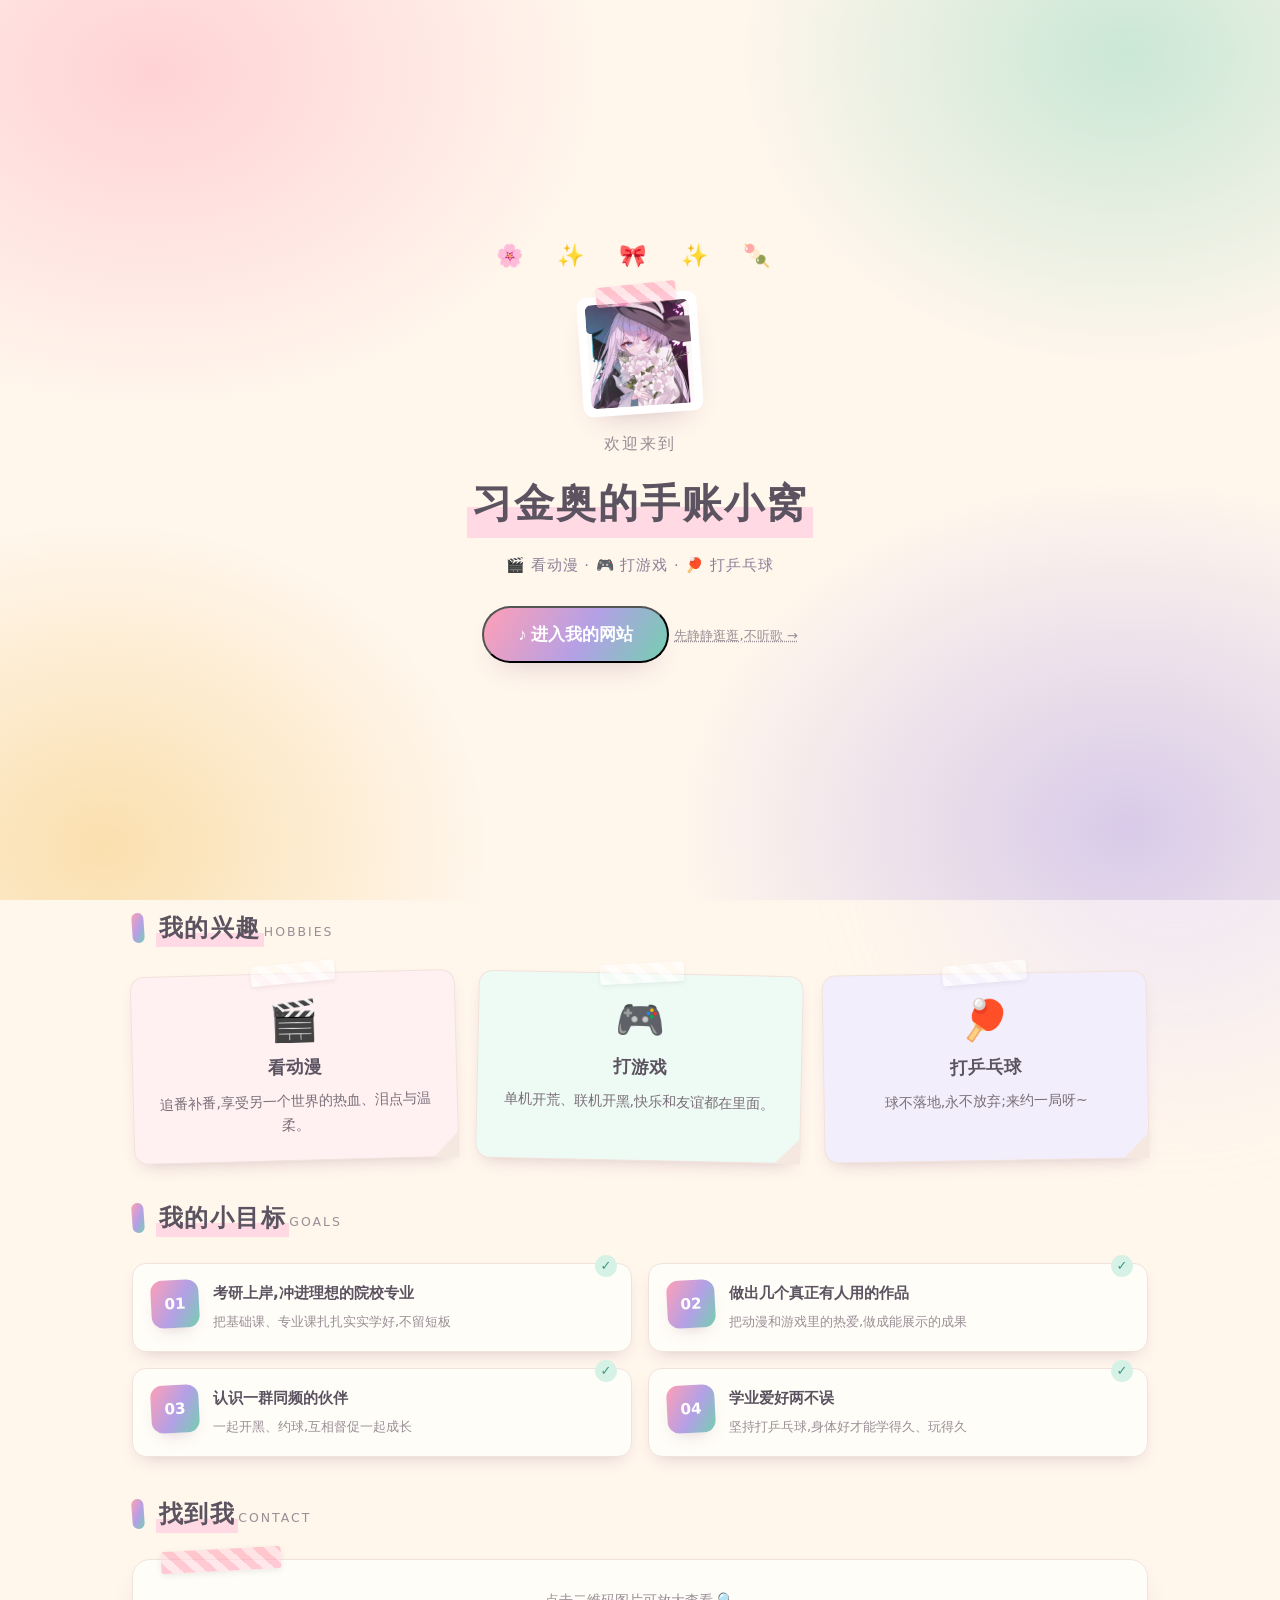
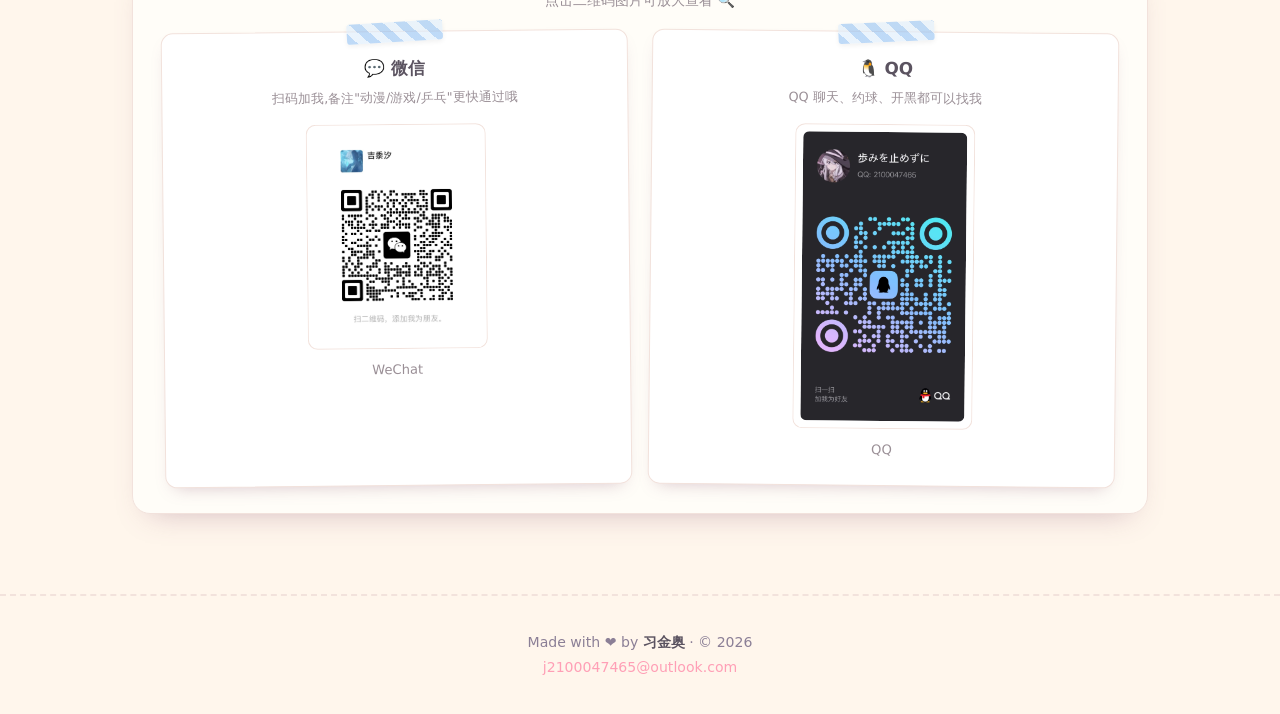
<file: jinao-intro/index.html>
<!DOCTYPE html>
<html lang="zh-CN">
<head>
<meta charset="UTF-8">
<meta name="viewport" content="width=device-width, initial-scale=1.0">
<meta name="theme-color" content="#fff6ec">
<title>习金奥 · 手账小窝</title>
<meta name="description" content="习金奥的手账小窝:爱看动漫、打游戏、打乒乓球,目标考研上岸">
<!--
  ═══════════════════════════════════════════════════════════
   ★ 给你的修改清单(改完这页就是你的专属手账了) ★
   1. 名字 "习金奥":全文出现几处,可整体替换成你想要的名字
   2. 顶部标语 "2026 · 大一新生":改成你的身份(或删掉)
   3. "来自湖北襄阳的我…" 那句介绍:改成你的家乡 / 学校 / 想说的话
   4. 头像:已放图片 assets/avatar.jpg,想换直接覆盖该文件即可
   5. 四个目标:已写好(考研 + 用 AI 做作品 + 交伙伴 + 健身),想换直接改文字
   6. 邮箱:已填 j2100047465@outlook.com,以后更换直接搜索它
   7. 微信、QQ 二维码:assets/qr-wechat.jpg、assets/qr-qq.jpg,换码直接覆盖同名文件
   8. BGM:右上角 🎵 贴纸自动播放,换歌搜 1840642494 改歌曲 id
   9. 配色:手账粉紫薄荷奶油色,想改调 :root 里的 --pink/--mint/--lav 等变量
  ═══════════════════════════════════════════════════════════
-->
<link rel="icon" href="data:image/svg+xml,%3Csvg xmlns='http://www.w3.org/2000/svg' viewBox='0 0 100 100'%3E%3Ctext y='.9em' font-size='85'%3E%F0%9F%8E%80%3C/text%3E%3C/svg%3E">
<style>
  :root{
    --bg:#fff6ec;            /* 奶油纸底 */
    --ink:#5b5360;           /* 主文字(暖灰紫) */
    --mut:#9a8f96;           /* 次要文字 */
    --card:#fffdf8;          /* 纸片 */
    --line:#f2e2dc;          /* 暖粉描边 */
    --pink:#ff9fb6;   --pinkSoft:#ffd9e3;
    --mint:#74cfb0;   --mintSoft:#d6f2e6;
    --lav:#b3a0e6;    --lavSoft:#e7defa;
    --butter:#f5c463; --butterSoft:#ffefce;
    --sky:#93c1f2;    --skySoft:#dcecfb;
    --grad:linear-gradient(120deg,#ff9fb6,#b3a0e6 55%,#74cfb0);
    --shadow:0 14px 30px -18px rgba(140,90,120,.45);
    --shadow-sm:0 8px 18px -10px rgba(140,90,120,.4);
  }
  *{margin:0;padding:0;box-sizing:border-box;-webkit-tap-highlight-color:transparent}
  html{scroll-behavior:smooth;-webkit-text-size-adjust:100%;text-size-adjust:100%}
  body{
    background:var(--bg);
    color:var(--ink);
    font-family:"Yuanti SC","Hiragino Maru Gothic ProN","PingFang SC","Hiragino Sans GB","Microsoft YaHei",system-ui,sans-serif;
    line-height:1.75;
    overflow-x:hidden;
  }
  /* ---- 奶油底 + 水彩光斑 + 点点纸纹 ---- */
  .bg{position:fixed;inset:0;z-index:-2;background:
    radial-gradient(720px 520px at 8% -4%,rgba(255,182,196,.5),transparent 60%),
    radial-gradient(700px 560px at 102% 8%,rgba(179,160,230,.42),transparent 60%),
    radial-gradient(760px 600px at 92% 102%,rgba(116,207,176,.36),transparent 60%),
    radial-gradient(640px 520px at 4% 102%,rgba(245,196,99,.42),transparent 60%),
    var(--bg);}
  .bg::after{content:"";position:absolute;inset:0;
    background:radial-gradient(rgba(150,110,130,.06) 1.4px,transparent 1.4px);background-size:22px 22px;}
  .blob{position:fixed;border-radius:50%;filter:blur(70px);opacity:.5;z-index:-1;
    animation:float 14s ease-in-out infinite alternate}
  .blob.a{width:380px;height:380px;background:#ffd9e3;top:-100px;left:-90px}
  .blob.b{width:430px;height:430px;background:#e7defa;bottom:-140px;right:-110px;animation-delay:-5s}
  @keyframes float{from{transform:translate(0,0) scale(1)}to{transform:translate(40px,26px) scale(1.12)}}

  /* ---- 顶部手账导航 ---- */
  header{
    position:sticky;top:0;z-index:50;
    background:rgba(255,246,236,.82);
    backdrop-filter:blur(10px);-webkit-backdrop-filter:blur(10px);
    border-bottom:2px dashed var(--line);
  }
  .nav{max-width:1060px;margin:0 auto;padding:14px 22px;display:flex;align-items:center;justify-content:space-between;gap:12px}
  .brand{font-weight:800;font-size:1.05rem;letter-spacing:.5px;display:flex;align-items:center;gap:8px}
  .brand .spark{width:26px;height:26px;border-radius:8px;background:var(--grad);display:grid;place-items:center;font-size:13px;box-shadow:var(--shadow-sm);transform:rotate(-6deg)}
  .navlinks{display:flex;gap:8px;flex-wrap:wrap}
  .navlinks a{color:#7a6f78;text-decoration:none;font-size:.9rem;font-weight:600;padding:6px 14px;border-radius:99px;border:1.5px dashed transparent;transition:.2s}
  .navlinks a:hover{background:#fff;border-color:var(--pink);color:var(--pink)}

  main{max-width:1060px;margin:0 auto;padding:0 22px 80px}

  /* ---- Hero ---- */
  .hero{display:grid;grid-template-columns:1.25fr .9fr;gap:36px;align-items:center;padding:64px 0 54px}
  .pill{display:inline-flex;align-items:center;gap:8px;background:#fff;border:1.5px dashed var(--lav);
    padding:6px 15px;border-radius:99px;font-size:.85rem;color:#8b7f96;transform:rotate(-2deg);box-shadow:var(--shadow-sm)}
  .pill .dot{width:8px;height:8px;border-radius:50%;background:var(--grad)}
  .hero h1{font-size:clamp(2.1rem,5.6vw,3.5rem);line-height:1.24;margin:20px 0 14px;font-weight:800;letter-spacing:1px}
  .hero h1 .name{
    background:linear-gradient(transparent 56%,rgba(255,159,182,.7) 56%,rgba(255,159,182,.95) 95%);
    padding:0 .08em;border-radius:6px;
  }
  .hero p.lead{color:var(--mut);font-size:1.03rem;max-width:34em}
  .chips{display:flex;gap:12px;flex-wrap:wrap;margin:22px 0 28px}
  .chip{display:inline-flex;align-items:center;gap:7px;background:#fff;border:1.5px dashed transparent;
    padding:8px 16px;border-radius:99px;font-size:.92rem;font-weight:600;box-shadow:var(--shadow-sm)}
  .chip:nth-child(1){background:var(--pinkSoft);border-color:#f7a9c0;transform:rotate(-2deg)}
  .chip:nth-child(2){background:var(--mintSoft);border-color:#8fd8c0;transform:rotate(1.5deg)}
  .chip:nth-child(3){background:var(--lavSoft);border-color:#c4b3ef;transform:rotate(-1deg)}
  .chip:hover{transform:translateY(-3px) rotate(0)}
  .btns{display:flex;gap:14px;flex-wrap:wrap}
  .btn{display:inline-flex;align-items:center;gap:8px;text-decoration:none;font-weight:700;padding:12px 24px;border-radius:99px;transition:.25s;font-size:.96rem}
  .btn.primary{background:var(--grad);color:#fff;box-shadow:var(--shadow)}
  .btn.primary:hover{transform:translateY(-3px) rotate(-1deg);box-shadow:0 18px 32px -14px rgba(179,160,230,.8)}
  .btn.ghost{color:#8b7f96;background:#fff;border:1.5px solid var(--line)}
  .btn.ghost:hover{border-color:var(--mint);color:#4aa88a}

  /* 拍立得头像 */
  .avatar-zone{display:flex;justify-content:center;position:relative}
  .ring{position:relative;width:min(60vw,250px);aspect-ratio:1;background:#fff;border-radius:10px;
    padding:14px 14px 40px;box-shadow:var(--shadow);transform:rotate(3deg);
    animation:bob 5s ease-in-out infinite}
  .ring::before{content:"";position:absolute;top:-11px;left:50%;transform:translateX(-50%) rotate(-3deg);
    width:130px;height:24px;border-radius:3px;
    background:repeating-linear-gradient(45deg,rgba(179,160,230,.6) 0 8px,rgba(231,222,250,.6) 8px 16px);
    box-shadow:0 2px 6px rgba(0,0,0,.08)}
  .avatar{width:100%;aspect-ratio:1;border-radius:6px;object-fit:cover;display:block;
    filter:saturate(1.05)}
  .ring .cap{position:absolute;bottom:9px;left:0;right:0;text-align:center;font-size:.85rem;color:#9a8f96;letter-spacing:2px}
  .float-emoji{position:absolute;font-size:34px;filter:drop-shadow(0 4px 6px rgba(0,0,0,.15));
    animation:bob 3.4s ease-in-out infinite}
  .float-emoji.e1{top:-6%;left:2%}
  .float-emoji.e2{bottom:6%;left:-4%;animation-delay:-1.1s}
  .float-emoji.e3{bottom:0%;right:0%;animation-delay:-2.2s}
  .deco{position:absolute;font-size:30px;opacity:.9;animation:bob 4s ease-in-out infinite}
  .deco.d1{top:-16px;right:-6px;font-size:26px}
  .deco.d2{bottom:-14px;left:-8px;font-size:24px;animation-delay:-2s}
  @keyframes bob{0%,100%{transform:translateY(0) rotate(-3deg)}50%{transform:translateY(-12px) rotate(4deg)}}

  /* ---- 手账卡片 & 标题 ---- */
  section{margin-top:36px;position:relative}
  .sec-head{display:flex;align-items:center;gap:12px;margin-bottom:24px}
  .sec-head .bar{width:12px;height:30px;border-radius:6px;background:var(--grad);transform:rotate(-4deg);box-shadow:var(--shadow-sm)}
  .sec-head h2{font-size:1.5rem;font-weight:800;letter-spacing:1.5px;display:inline-block;
    background:linear-gradient(transparent 62%,var(--pinkSoft) 62%,var(--pinkSoft) 96%,transparent 96%);padding:0 .12em}
  .sec-head .en{color:var(--mut);font-size:.78rem;letter-spacing:2px;text-transform:uppercase}
  .card{background:var(--card);border:1.5px solid var(--line);border-radius:18px;padding:28px 30px;
    box-shadow:var(--shadow);position:relative}
  /* 卡片顶部和纸胶带 */
  .card::before{content:"";position:absolute;top:-11px;left:28px;width:120px;height:22px;border-radius:3px;
    background:repeating-linear-gradient(45deg,rgba(255,159,182,.55) 0 8px,rgba(255,217,227,.6) 8px 16px);
    box-shadow:0 2px 6px rgba(0,0,0,.08);transform:rotate(-3deg)}
  .reveal{opacity:0;transform:translateY(24px);transition:.7s cubic-bezier(.2,.7,.2,1)}
  .reveal.show{opacity:1;transform:none}

  /* 关于我 */
  .about .hi{font-size:1.02rem}
  .about .hi b{color:var(--pink)}
  .about p{color:#6d636c;margin-top:10px}

  /* 兴趣便签 */
  .hobbies{display:grid;grid-template-columns:repeat(3,1fr);gap:20px}
  .hobby{background:var(--card);border:1.5px solid var(--line);border-radius:14px;padding:26px 18px 22px;
    text-align:center;transition:.25s;position:relative;box-shadow:var(--shadow-sm)}
  .hobby::before{content:"";position:absolute;top:-11px;left:50%;transform:translateX(-50%) rotate(-4deg);
    width:84px;height:20px;border-radius:3px;
    background:repeating-linear-gradient(45deg,rgba(255,255,255,.7) 0 8px,rgba(255,255,255,.35) 8px 16px);
    box-shadow:0 2px 5px rgba(0,0,0,.06)}
  .hobby::after{content:"";position:absolute;bottom:-1px;right:-1px;width:0;height:0;
    border-style:solid;border-width:0 0 26px 26px;border-color:transparent transparent #f5e8e0 transparent}
  .hobby:nth-child(1){background:#fff0f2;transform:rotate(-1.5deg)}   /* 粉 */
  .hobby:nth-child(2){background:#eefaf4;transform:rotate(1.2deg)}    /* 薄荷 */
  .hobby:nth-child(3){background:#f2eefb;transform:rotate(-1deg)}     /* 淡紫 */
  .hobby:hover{transform:translateY(-7px) rotate(0)}
  .hobby .ico{font-size:40px;line-height:1;display:block;margin-bottom:12px}
  .hobby h3{font-size:1.1rem;margin-bottom:6px}
  .hobby p{color:#7a6f78;font-size:.88rem}

  /* 目标手账清单 */
  .goals{display:grid;grid-template-columns:repeat(2,1fr);gap:16px;list-style:none}
  .goals li{display:flex;gap:14px;align-items:flex-start;background:var(--card);border:1.5px solid var(--line);
    border-radius:14px;padding:16px 18px;box-shadow:var(--shadow-sm);transition:.25s;position:relative}
  .goals li::before{content:"✓";position:absolute;top:-9px;right:14px;width:22px;height:22px;border-radius:50%;
    background:var(--mintSoft);color:#3e9a7d;font-size:13px;display:grid;place-items:center;font-weight:800}
  .goals li:hover{transform:translateY(-3px);border-color:var(--pink)}
  .goals .no{flex:none;width:48px;height:48px;border-radius:12px;background:var(--grad);color:#fff;
    display:grid;place-items:center;font-weight:800;font-size:.95rem;box-shadow:var(--shadow-sm);transform:rotate(-3deg)}
  .goals p{font-size:.95rem;font-weight:600}
  .goals small{color:var(--mut);font-size:.82rem}

  /* 找到我 */
  .hint-tip{color:var(--mut);margin-bottom:18px;text-align:center;font-size:.9rem}
  .contact-grid{display:grid;grid-template-columns:repeat(2,1fr);gap:20px}
  .qr-card{background:#fff;border:1.5px solid var(--line);border-radius:12px;padding:22px;text-align:center;
    box-shadow:var(--shadow-sm);transition:.25s;position:relative;transform:rotate(-.6deg)}
  .qr-card:nth-child(2){transform:rotate(.6deg)}
  .qr-card::before{content:"";position:absolute;top:-10px;left:50%;transform:translateX(-50%) rotate(-3deg);
    width:96px;height:20px;border-radius:3px;
    background:repeating-linear-gradient(45deg,rgba(147,193,242,.6) 0 8px,rgba(220,236,251,.6) 8px 16px);
    box-shadow:0 2px 5px rgba(0,0,0,.06)}
  .qr-card:hover{transform:translateY(-4px) rotate(0);border-color:var(--pink)}
  .qr-card h3{margin-bottom:4px;font-size:1.05rem}
  .qr-card .hint{color:var(--mut);font-size:.8rem;margin-bottom:14px}
  .qr-frame{width:min(52vw,180px);margin:0 auto;background:#fff;border-radius:10px;padding:8px;
    cursor:zoom-in;transition:.2s;box-shadow:inset 0 0 0 1px var(--line)}
  .qr-frame:hover{transform:scale(1.04)}
  .qr-frame img{width:100%;display:block;border-radius:6px}
  .qr-card .tag{margin-top:10px;display:inline-block;font-size:.82rem;color:var(--mut)}

  /* 放大预览 */
  .lightbox{position:fixed;inset:0;z-index:100;background:rgba(60,40,55,.88);backdrop-filter:blur(6px);
    display:none;place-items:center;cursor:zoom-out;padding:24px}
  .lightbox.open{display:grid}
  .lightbox img{max-width:min(90vw,560px);max-height:88vh;border-radius:12px;background:#fff;padding:12px;
    box-shadow:0 30px 80px rgba(0,0,0,.35)}
  .lightbox .lb-cap{position:absolute;bottom:26px;left:50%;transform:translateX(-50%);
    color:#fff;font-size:.9rem;letter-spacing:1px;background:rgba(0,0,0,.3);padding:6px 16px;border-radius:99px}

  footer{border-top:2px dashed var(--line);padding:34px 22px;text-align:center;color:#8b7f96;font-size:.88rem}
  footer b{color:var(--ink)}
  footer a{color:var(--pink);text-decoration:none}

  /* ---- 进门页 ---- */
  .entry{position:fixed;inset:0;z-index:200;display:flex;align-items:center;justify-content:center;
    text-align:center;padding:24px;overflow-y:auto;
    background:
      radial-gradient(720px 540px at 12% 8%,rgba(255,182,196,.55),transparent 62%),
      radial-gradient(720px 560px at 88% 92%,rgba(179,160,230,.5),transparent 62%),
      radial-gradient(620px 500px at 88% 6%,rgba(116,207,176,.38),transparent 62%),
      radial-gradient(620px 520px at 8% 94%,rgba(245,196,99,.45),transparent 62%),
      var(--bg);
    transition:opacity .9s ease,transform .9s ease}
  .entry.leave{opacity:0;pointer-events:none;transform:scale(1.04)}
  .entry-inner{animation:entryIn .9s cubic-bezier(.2,.7,.2,1)}
  @keyframes entryIn{from{opacity:0;transform:translateY(26px) scale(.97)}to{opacity:1;transform:none}}
  .deco-row{font-size:22px;letter-spacing:14px;margin-bottom:18px}
  .ephoto{width:120px;aspect-ratio:1;margin:0 auto 16px;background:#fff;border-radius:10px;padding:8px;
    box-shadow:var(--shadow);transform:rotate(-4deg);position:relative}
  .ephoto::before{content:"";position:absolute;top:-10px;left:50%;transform:translateX(-50%) rotate(-2deg);
    width:80px;height:20px;border-radius:3px;
    background:repeating-linear-gradient(45deg,rgba(255,159,182,.6) 0 8px,rgba(255,217,227,.6) 8px 16px);
    box-shadow:0 2px 5px rgba(0,0,0,.06)}
  .ephoto img{width:100%;height:100%;object-fit:cover;border-radius:6px;display:block}
  .entry .hey{color:var(--mut);font-size:1.02rem;margin-bottom:10px;letter-spacing:2px}
  .entry h1{font-size:clamp(1.7rem,5vw,2.5rem);font-weight:800;letter-spacing:2px;
    background:linear-gradient(transparent 56%,var(--pinkSoft) 56%,var(--pinkSoft) 95%);padding:0 .12em;display:inline-block}
  .entry .tags{color:#8b7f96;font-size:.92rem;letter-spacing:1px;margin:14px 0 28px}
  .entry-btn{font-size:1.05rem;padding:15px 34px;animation:entryPulse 2.2s ease-in-out infinite}
  @keyframes entryPulse{0%,100%{transform:scale(1)}50%{transform:scale(1.05)}}
  .entry-skip{margin-top:18px;background:none;border:none;color:var(--mut);font-size:.82rem;
    cursor:pointer;text-decoration:underline dotted;font-family:inherit}
  .entry-skip:hover{color:var(--pink)}

  /* 右上角 BGM 贴纸 */
  .music-fab{position:fixed;top:16px;right:18px;z-index:60;width:46px;height:46px;border-radius:50%;
    border:1.5px dashed var(--pink);background:#fff;
    cursor:pointer;padding:0;display:grid;place-items:center;overflow:hidden;
    box-shadow:var(--shadow-sm);transition:transform .25s}
  .music-fab:hover{transform:scale(1.1) rotate(-4deg)}
  .music-fab .disc{position:absolute;inset:5px;border-radius:50%;
    background:conic-gradient(from 0deg,#ff9fb6,#b3a0e6,#74cfb0,#ff9fb6);
    animation:mspin 4s linear infinite;animation-play-state:paused}
  .music-fab .ico{position:relative;z-index:1;font-size:18px;line-height:1}
  .music-fab.playing .disc{animation-play-state:running}
  @keyframes mspin{to{transform:rotate(360deg)}}

  /* ===== 三端适配:手机 / 平板 / PC ===== */
  /* 中宽窗口给右上角 🎵 让位,避免盖住导航 */
  @media(max-width:1120px){
    .nav{padding-right:84px}
  }
  /* 平板 & 较窄窗口(≤900px):Hero 单栏,拍立得置顶 */
  @media(max-width:900px){
    .hero{grid-template-columns:1fr;padding-top:40px;text-align:center}
    .chips,.btns{justify-content:center}
    .avatar-zone{order:-1;margin-bottom:8px}
    .hobbies{grid-template-columns:repeat(2,1fr)}   /* 平板:兴趣两列 */
    .ring{width:min(44vw,230px)}
    .hero h1{font-size:clamp(1.9rem,7vw,3rem)}
  }
  /* 手机(≤560px):全单列、紧凑排版、按钮更好点 */
  @media(max-width:560px){
    main{padding:0 14px 60px}
    section{margin-top:28px}
    .nav{padding:12px 76px 12px 14px}
    .brand{font-size:.95rem}
    .navlinks a{font-size:.82rem;padding:6px 10px}
    .hero{padding-top:22px;gap:16px}
    .hero h1{margin:16px 0 12px}
    .lead{font-size:.95rem}
    .chips{gap:8px;margin:18px 0 24px}
    .chip{font-size:.86rem;padding:7px 12px}
    .btn{padding:11px 20px;font-size:.92rem}
    .hobbies,.goals,.contact-grid{grid-template-columns:1fr}   /* 手机:单列 */
    .card{padding:22px 18px}
    .sec-head h2{font-size:1.3rem}
    .sec-head .en{display:none}
    .ring{width:min(56vw,200px)}
    .hobby{padding:22px 14px}
    .goals li{padding:14px 16px}
    .qr-frame{width:min(64vw,190px)}
    .entry{padding:16px}
    .entry h1{font-size:1.55rem}
    .entry .hey{font-size:.92rem}
    .entry .tags{font-size:.84rem;margin:12px 0 22px}
    .entry-btn{padding:14px 28px;font-size:.98rem;width:min(88vw,320px)}
    .entry-skip{margin-top:14px}
    .deco-row{font-size:17px;letter-spacing:8px}
    footer{padding:26px 16px}
    .music-fab{top:12px;right:12px;width:42px;height:42px}
    .music-fab .ico{font-size:16px}
  }
  /* 触屏设备:加大点击热区 */
  @media(pointer:coarse){
    .navlinks a{padding:8px 14px}
    .chip{padding-top:11px;padding-bottom:11px}
    .btn{padding-top:12px;padding-bottom:12px}
  }
</style>
</head>
<body>

<!-- ======================= 进门页 ======================= -->
<div class="entry" id="entry">
  <div class="entry-inner">
    <div class="deco-row">🌸 ✨ 🎀 ✨ 🍡</div>
    <div class="ephoto"><img src="assets/avatar.jpg" alt="习金奥的头像"></div>
    <p class="hey">欢迎来到</p>
    <h1>习金奥的手账小窝</h1>
    <p class="tags">🎬 看动漫 · 🎮 打游戏 · 🏓 打乒乓球</p>
    <button id="entryStart" class="btn primary entry-btn" type="button">♪ 进入我的网站</button>
    <button id="entrySkip" class="entry-skip" type="button">先静静逛逛,不听歌 →</button>
  </div>
</div>

<div class="bg"></div>
<div class="blob a"></div>
<div class="blob b"></div>

<header>
  <div class="nav">
    <div class="brand"><span class="spark">📔</span>习金奥的手账</div>
    <nav class="navlinks">
      <a href="#about">关于我</a>
      <a href="#hobbies">我的兴趣</a>
      <a href="#goals">小目标</a>
      <a href="#contact">找到我</a>
    </nav>
  </div>
</header>

<main>
  <!-- ======================= Hero ======================= -->
  <section class="hero">
    <div>
      <span class="pill"><span class="dot"></span>2026 · 大一新生</span>  <!-- 身份说明,可改 -->
      <h1>我是<span class="name">习金奥</span></h1>
      <p class="lead">来自湖北襄阳的我,正在学着用 AI 做自己的小作品。平时最爱看动漫、打游戏、打乒乓球,欢迎同好来找我玩~</p>
      <div class="chips">
        <span class="chip">🎬 看动漫</span>
        <span class="chip">🎮 打游戏</span>
        <span class="chip">🏓 打乒乓球</span>
      </div>
      <div class="btns">
        <a class="btn primary" href="mailto:j2100047465@outlook.com">📮 和我交流</a>
        <a class="btn ghost" href="#hobbies">看看我的兴趣 ↓</a>
      </div>
    </div>
    <div class="avatar-zone">
      <div class="ring">
        <img class="avatar" src="assets/avatar.jpg" alt="习金奥的头像">
        <div class="cap">✨ 习金奥 ✨</div>
      </div>
      <span class="float-emoji e1">🌸</span>
      <span class="float-emoji e2">🎮</span>
      <span class="float-emoji e3">🏓</span>
      <span class="deco d1">🎀</span>
      <span class="deco d2">✨</span>
    </div>
  </section>

  <!-- ======================= 关于我 ======================= -->
  <section id="about" class="reveal">
    <div class="sec-head"><span class="bar"></span><div><h2>关于我</h2><span class="en">About Me</span></div></div>
    <div class="card about">
      <p class="hi">大家好,我是来自湖北襄阳的<b>习金奥</b> 👋</p>
      <p>平时的我喜欢看动漫、打游戏、打乒乓球——在二次元的世界里追番补番,在游戏里组队闯关,在球台前挥汗如雨,都是我充电放松的方式。</p>
      <p>大学这几年,我希望多认识一些志同道合的朋友,也想用 AI 做出几个真正有人用的作品,把自己喜欢的东西分享给更多人。</p>
    </div>
  </section>

  <!-- ======================= 我的兴趣 ======================= -->
  <section id="hobbies" class="reveal">
    <div class="sec-head"><span class="bar"></span><div><h2>我的兴趣</h2><span class="en">Hobbies</span></div></div>
    <div class="hobbies">
      <div class="hobby">
        <span class="ico">🎬</span>
        <h3>看动漫</h3>
        <p>追番补番,享受另一个世界的热血、泪点与温柔。</p>
      </div>
      <div class="hobby">
        <span class="ico">🎮</span>
        <h3>打游戏</h3>
        <p>单机开荒、联机开黑,快乐和友谊都在里面。</p>
      </div>
      <div class="hobby">
        <span class="ico">🏓</span>
        <h3>打乒乓球</h3>
        <p>球不落地,永不放弃;来约一局呀~</p>
      </div>
    </div>
  </section>

  <!-- ======================= 小目标 ======================= -->
  <section id="goals" class="reveal">
    <div class="sec-head"><span class="bar"></span><div><h2>我的小目标</h2><span class="en">Goals</span></div></div>
    <ul class="goals">
      <li><span class="no">01</span><div><p>考研上岸,冲进理想的院校专业</p><small>把基础课、专业课扎扎实实学好,不留短板</small></div></li>
      <li><span class="no">02</span><div><p>做出几个真正有人用的作品</p><small>把动漫和游戏里的热爱,做成能展示的成果</small></div></li>
      <li><span class="no">03</span><div><p>认识一群同频的伙伴</p><small>一起开黑、约球,互相督促一起成长</small></div></li>
      <li><span class="no">04</span><div><p>学业爱好两不误</p><small>坚持打乒乓球,身体好才能学得久、玩得久</small></div></li>
    </ul>
  </section>

  <!-- ======================= 找到我 ======================= -->
  <section id="contact" class="reveal">
    <div class="sec-head"><span class="bar"></span><div><h2>找到我</h2><span class="en">Contact</span></div></div>
    <div class="card">
      <p class="hint-tip">点击二维码图片可放大查看 🔍</p>
      <div class="contact-grid">
        <div class="qr-card">
          <h3>💬 微信</h3>
          <p class="hint">扫码加我,备注"动漫/游戏/乒乓"更快通过哦</p>
          <div class="qr-frame" data-cap="微信二维码 · 习金奥">
            <img src="assets/qr-wechat.jpg" alt="微信二维码">
          </div>
          <span class="tag">WeChat</span>
        </div>
        <div class="qr-card">
          <h3>🐧 QQ</h3>
          <p class="hint">QQ 聊天、约球、开黑都可以找我</p>
          <div class="qr-frame" data-cap="QQ二维码 · 习金奥">
            <img src="assets/qr-qq.jpg" alt="QQ二维码">
          </div>
          <span class="tag">QQ</span>
        </div>
      </div>
    </div>
  </section>
</main>

<footer>
  Made with ❤️ by <b>习金奥</b> · © 2026<br>
  <a href="mailto:j2100047465@outlook.com">j2100047465@outlook.com</a>
</footer>

<!-- 右上角 BGM 贴纸:播放时彩色圆环转动,点击暂停/继续 -->
<button id="musicBtn" class="music-fab" type="button" title="播放 / 暂停 BGM" aria-label="播放或暂停背景音乐">
  <span class="disc"></span><span class="ico">🎵</span>
</button>
<!-- ★ 想换歌:只改下面 src 里的歌曲 id(1840642494)即可 ★ -->
<audio id="bgm" loop preload="auto" src="https://music.163.com/song/media/outer/url?id=1840642494.mp3"></audio>

<!-- 二维码放大层 -->
<div class="lightbox" id="lightbox">
  <img id="lightboxImg" alt="二维码大图">
  <div class="lb-cap" id="lightboxCap"></div>
</div>

<script>
  // 滚动出现动画
  const io = new IntersectionObserver(es => {
    es.forEach(e => { if (e.isIntersecting) { e.target.classList.add('show'); io.unobserve(e.target) } })
  }, { threshold: .12 });
  document.querySelectorAll('.reveal').forEach(el => io.observe(el));

  // 二维码点击放大
  const lb = document.getElementById('lightbox'),
        lbImg = document.getElementById('lightboxImg'),
        lbCap = document.getElementById('lightboxCap');
  document.querySelectorAll('.qr-frame').forEach(f => {
    f.addEventListener('click', () => {
      const img = f.querySelector('img');
      lbImg.src = img.src;
      lbCap.textContent = f.dataset.cap || img.alt;
      lb.classList.add('open');
    });
  });
  lb.addEventListener('click', () => lb.classList.remove('open'));
  document.addEventListener('keydown', e => { if (e.key === 'Escape') lb.classList.remove('open') });

  // ---- BGM:进门页按钮开播,右上角 🎵 随时暂停/继续 ----
  const bgm = document.getElementById('bgm');
  const mBtn = document.getElementById('musicBtn');
  const startBgm = () => { if (bgm) bgm.play().catch(() => {}); };
  if (bgm && mBtn) {
    bgm.volume = 0.85;
    bgm.loop = true;
    bgm.addEventListener('play', () => mBtn.classList.add('playing'));
    bgm.addEventListener('pause', () => mBtn.classList.remove('playing'));
    mBtn.addEventListener('click', () => { if (bgm.paused) startBgm(); else bgm.pause(); });
  }

  // ---- 进门页:点大按钮 → 音乐响起,手账滑入 ----
  const entry = document.getElementById('entry');
  const entryStart = document.getElementById('entryStart');
  const entrySkip = document.getElementById('entrySkip');
  const closeEntry = () => {
    if (!entry) return;
    entry.classList.add('leave');
    setTimeout(() => entry.remove(), 950);
  };
  if (entryStart) entryStart.addEventListener('click', () => { startBgm(); closeEntry(); });
  if (entrySkip) entrySkip.addEventListener('click', closeEntry);
</script>
</body>
</html>
</file>
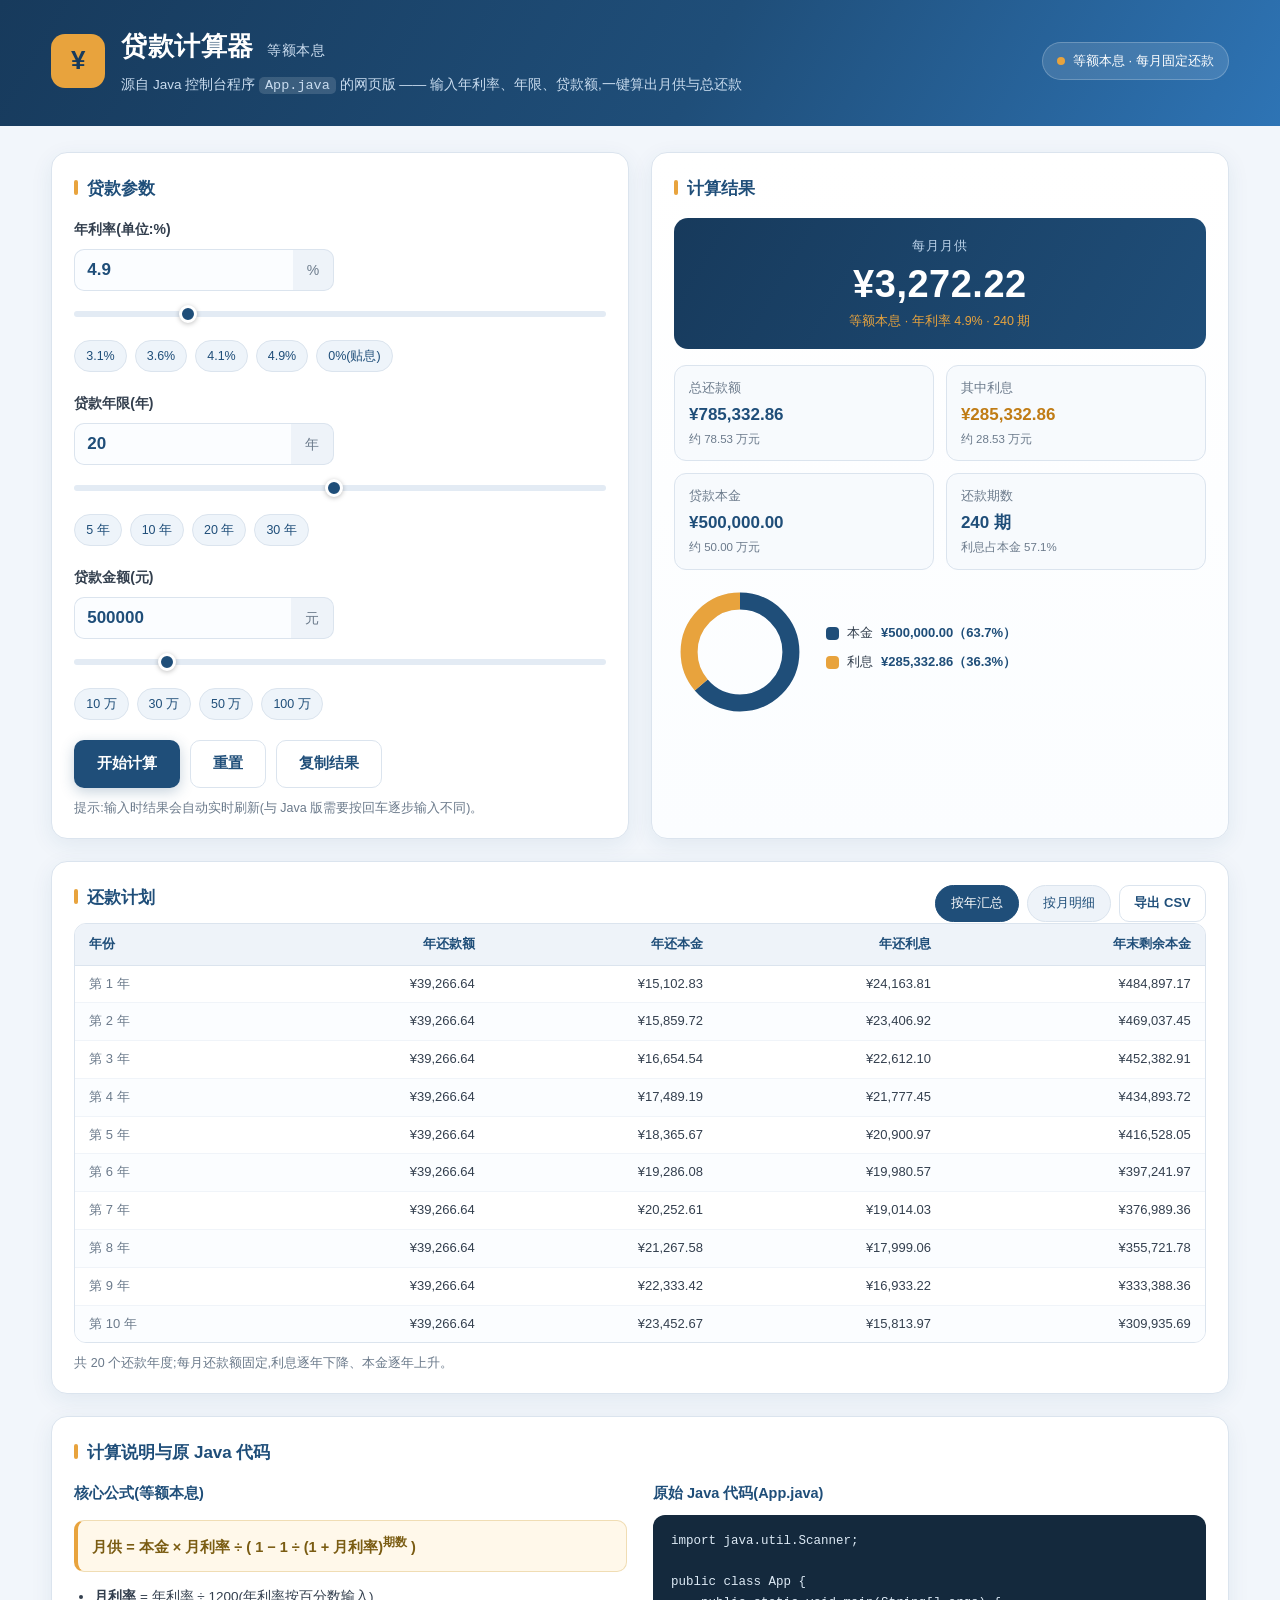
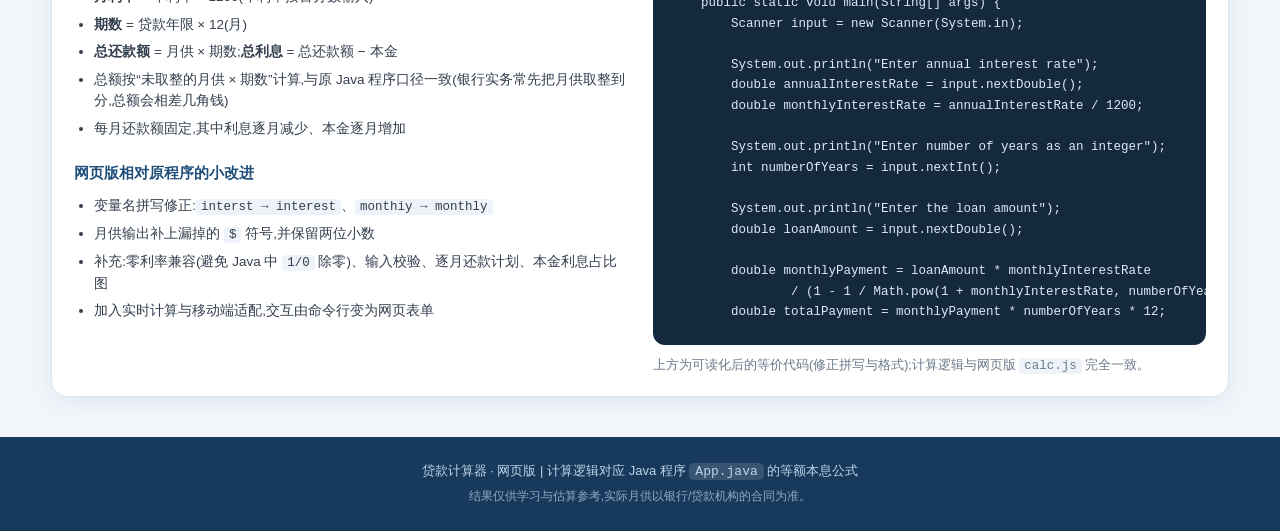
<file: loan-site/index.html>
<!DOCTYPE html>
<html lang="zh-CN">
<head>
<meta charset="UTF-8">
<meta name="viewport" content="width=device-width, initial-scale=1">
<title>贷款计算器 · 等额本息 | 网页版</title>
<meta name="description" content="由 Java 控制台程序 App.java 改造的等额本息贷款计算器网页版:输入年利率、贷款年限、贷款金额,自动计算月供、总还款额、总利息与逐月还款计划。">
<link rel="stylesheet" href="styles.css">
</head>
<body>

<header class="site-header">
  <div class="wrap header-inner">
    <div class="brand">
      <span class="logo" aria-hidden="true">¥</span>
      <div class="brand-text">
        <h1>贷款计算器 <small>等额本息</small></h1>
        <p class="sub">源自 Java 控制台程序 <code>App.java</code> 的网页版 —— 输入年利率、年限、贷款额,一键算出月供与总还款</p>
      </div>
    </div>
    <div class="header-badge" title="等额本息:每月还款额固定">
      <span class="dot"></span> 等额本息 · 每月固定还款
    </div>
  </div>
</header>

<main class="wrap layout">

  <!-- ===== 左:输入表单 ===== -->
  <section class="card form-card">
    <h2 class="card-title">贷款参数</h2>
    <form id="loan-form" novalidate autocomplete="off">

      <div class="field">
        <label for="rate">年利率(单位:%)</label>
        <div class="input-row">
          <input type="number" id="rate" name="rate" value="4.9" min="0" max="24" step="0.01" inputmode="decimal">
          <span class="unit">%</span>
        </div>
        <input type="range" id="rate-range" min="0" max="24" step="0.05" value="4.9" aria-label="年利率滑块">
        <div class="chips" data-target="rate">
          <button type="button" class="chip" data-value="3.1">3.1%</button>
          <button type="button" class="chip" data-value="3.6">3.6%</button>
          <button type="button" class="chip" data-value="4.1">4.1%</button>
          <button type="button" class="chip" data-value="4.9">4.9%</button>
          <button type="button" class="chip" data-value="0">0%(贴息)</button>
        </div>
      </div>

      <div class="field">
        <label for="years">贷款年限(年)</label>
        <div class="input-row">
          <input type="number" id="years" name="years" value="20" min="1" max="40" step="1" inputmode="numeric">
          <span class="unit">年</span>
        </div>
        <input type="range" id="years-range" min="1" max="40" step="1" value="20" aria-label="贷款年限滑块">
        <div class="chips" data-target="years">
          <button type="button" class="chip" data-value="5">5 年</button>
          <button type="button" class="chip" data-value="10">10 年</button>
          <button type="button" class="chip" data-value="20">20 年</button>
          <button type="button" class="chip" data-value="30">30 年</button>
        </div>
      </div>

      <div class="field">
        <label for="amount">贷款金额(元)</label>
        <div class="input-row">
          <input type="number" id="amount" name="amount" value="500000" min="1000" max="100000000" step="1000" inputmode="decimal">
          <span class="unit">元</span>
        </div>
        <input type="range" id="amount-range" min="10000" max="3000000" step="10000" value="500000" aria-label="贷款金额滑块">
        <div class="chips" data-target="amount">
          <button type="button" class="chip" data-value="100000">10 万</button>
          <button type="button" class="chip" data-value="300000">30 万</button>
          <button type="button" class="chip" data-value="500000">50 万</button>
          <button type="button" class="chip" data-value="1000000">100 万</button>
        </div>
      </div>

      <p class="error" id="error" role="alert" hidden></p>

      <div class="actions">
        <button type="submit" class="btn btn-primary">开始计算</button>
        <button type="button" class="btn btn-ghost" id="reset">重置</button>
        <button type="button" class="btn btn-ghost" id="copy">复制结果</button>
      </div>
      <p class="hint">提示:输入时结果会自动实时刷新(与 Java 版需要按回车逐步输入不同)。</p>
    </form>
  </section>

  <!-- ===== 右:结果 ===== -->
  <section class="card result-card" aria-live="polite">
    <h2 class="card-title">计算结果</h2>

    <div class="hero">
      <div class="hero-label">每月月供</div>
      <div class="hero-value" id="monthly">—</div>
      <div class="hero-sub" id="monthly-sub">等额本息 · 每月固定还款</div>
    </div>

    <dl class="stats">
      <div class="stat">
        <dt>总还款额</dt>
        <dd id="total-payment">—</dd>
        <small id="total-payment-wan"></small>
      </div>
      <div class="stat">
        <dt>其中利息</dt>
        <dd id="total-interest" class="is-gold">—</dd>
        <small id="total-interest-wan"></small>
      </div>
      <div class="stat">
        <dt>贷款本金</dt>
        <dd id="principal">—</dd>
        <small id="principal-wan"></small>
      </div>
      <div class="stat">
        <dt>还款期数</dt>
        <dd id="months">—</dd>
        <small id="interest-ratio"></small>
      </div>
    </dl>

    <div class="donut-block">
      <svg class="donut" viewBox="0 0 140 140" role="img" aria-label="本金与利息占比">
        <circle class="donut-track" cx="70" cy="70" r="54"></circle>
        <circle class="donut-principal" id="donut-principal" cx="70" cy="70" r="54"></circle>
        <circle class="donut-interest" id="donut-interest" cx="70" cy="70" r="54"></circle>
      </svg>
      <ul class="legend">
        <li><span class="swatch swatch-principal"></span>本金 <b id="legend-principal">—</b></li>
        <li><span class="swatch swatch-interest"></span>利息 <b id="legend-interest">—</b></li>
      </ul>
    </div>
  </section>

  <!-- ===== 还款计划 ===== -->
  <section class="card wide">
    <div class="card-head">
      <h2 class="card-title">还款计划</h2>
      <div class="tabs" role="tablist">
        <button class="tab is-active" id="tab-year" role="tab" aria-selected="true">按年汇总</button>
        <button class="tab" id="tab-month" role="tab" aria-selected="false">按月明细</button>
        <button class="btn btn-ghost btn-sm" id="download">导出 CSV</button>
      </div>
    </div>
    <div class="table-scroll">
      <table id="schedule-table">
        <thead></thead>
        <tbody></tbody>
      </table>
    </div>
    <p class="hint" id="schedule-note"></p>
  </section>

  <!-- ===== 说明与源码 ===== -->
  <section class="card wide about">
    <h2 class="card-title">计算说明与原 Java 代码</h2>
    <div class="about-grid">
      <div>
        <h3>核心公式(等额本息)</h3>
        <p class="formula">月供 = 本金 × 月利率 ÷ ( 1 − 1 ÷ (1 + 月利率)<sup>期数</sup> )</p>
        <ul class="notes">
          <li><b>月利率</b> = 年利率 ÷ 1200(年利率按百分数输入)</li>
          <li><b>期数</b> = 贷款年限 × 12(月)</li>
          <li><b>总还款额</b> = 月供 × 期数;<b>总利息</b> = 总还款额 − 本金</li>
          <li>总额按“未取整的月供 × 期数”计算,与原 Java 程序口径一致(银行实务常先把月供取整到分,总额会相差几角钱)</li>
          <li>每月还款额固定,其中利息逐月减少、本金逐月增加</li>
        </ul>
        <h3>网页版相对原程序的小改进</h3>
        <ul class="notes">
          <li>变量名拼写修正:<code>interst → interest</code>、<code>monthiy → monthly</code></li>
          <li>月供输出补上漏掉的 <code>$</code> 符号,并保留两位小数</li>
          <li>补充:零利率兼容(避免 Java 中 <code>1/0</code> 除零)、输入校验、逐月还款计划、本金利息占比图</li>
          <li>加入实时计算与移动端适配,交互由命令行变为网页表单</li>
        </ul>
      </div>
      <div>
        <h3>原始 Java 代码(App.java)</h3>
        <pre class="code"><code>import java.util.Scanner;

public class App {
    public static void main(String[] args) {
        Scanner input = new Scanner(System.in);

        System.out.println("Enter annual interest rate");
        double annualInterestRate = input.nextDouble();
        double monthlyInterestRate = annualInterestRate / 1200;

        System.out.println("Enter number of years as an integer");
        int numberOfYears = input.nextInt();

        System.out.println("Enter the loan amount");
        double loanAmount = input.nextDouble();

        double monthlyPayment = loanAmount * monthlyInterestRate
                / (1 - 1 / Math.pow(1 + monthlyInterestRate, numberOfYears * 12));
        double totalPayment = monthlyPayment * numberOfYears * 12;

        System.out.println("The monthly payment is $" + (int)(monthlyPayment * 100) / 100.0);
        System.out.println("The total payment is $" + (int)(totalPayment * 100) / 100.0);
    }
}</code></pre>
        <p class="hint">上方为可读化后的等价代码(修正拼写与格式);计算逻辑与网页版 <code>calc.js</code> 完全一致。</p>
      </div>
    </div>
  </section>

</main>

<footer class="site-footer">
  <div class="wrap">
    <p>贷款计算器 · 网页版 | 计算逻辑对应 Java 程序 <code>App.java</code> 的等额本息公式</p>
    <p class="disclaimer">结果仅供学习与估算参考,实际月供以银行/贷款机构的合同为准。</p>
  </div>
</footer>

<script src="calc.js"></script>
<script src="app.js"></script>
</body>
</html>
</file>
<file: loan-site/styles.css>
/* ============================================================
   贷款计算器 · 网页版  样式
   配色沿用深蓝(主) + 金橙(强调)的工程风
   ============================================================ */

:root {
  --navy: #1f4e79;
  --navy-dark: #173a5c;
  --blue2: #2e74b5;
  --gold: #e8a33d;
  --green: #70ad47;
  --ink: #333f4e;
  --gray: #6b7a8b;
  --line: #dbe4ee;
  --bg: #f2f6fb;
  --card: #ffffff;
  --radius: 16px;
  --shadow: 0 6px 22px rgba(31, 78, 121, .08);
}

* { box-sizing: border-box; }

html, body { margin: 0; padding: 0; }

body {
  font-family: "Microsoft YaHei", "PingFang SC", "Hiragino Sans GB", "Helvetica Neue", Arial, sans-serif;
  color: var(--ink);
  background: var(--bg);
  line-height: 1.6;
  -webkit-font-smoothing: antialiased;
}

.wrap { width: min(1180px, 92vw); margin: 0 auto; }

/* ---------- 顶部 ---------- */
.site-header {
  background: linear-gradient(120deg, var(--navy-dark), var(--navy) 55%, var(--blue2));
  color: #fff;
  padding: 26px 0 30px;
}
.header-inner { display: flex; align-items: center; justify-content: space-between; gap: 18px; flex-wrap: wrap; }
.brand { display: flex; align-items: center; gap: 16px; }
.logo {
  width: 54px; height: 54px; flex: 0 0 54px;
  display: grid; place-items: center;
  font-size: 26px; font-weight: 700; color: var(--navy-dark);
  background: var(--gold); border-radius: 14px;
}
.brand-text h1 { margin: 0; font-size: 26px; letter-spacing: .5px; }
.brand-text h1 small { font-size: 14px; font-weight: 500; color: #cfe0f2; margin-left: 6px; }
.sub { margin: 6px 0 0; font-size: 13.5px; color: #c9dcef; }
.sub code, .site-footer code { background: rgba(255,255,255,.14); padding: 1px 6px; border-radius: 5px; }
.header-badge {
  display: inline-flex; align-items: center; gap: 8px;
  font-size: 13px; padding: 8px 14px; border-radius: 999px;
  background: rgba(255,255,255,.12); border: 1px solid rgba(255,255,255,.22);
}
.header-badge .dot { width: 8px; height: 8px; border-radius: 50%; background: var(--gold); }

/* ---------- 布局 ---------- */
.layout {
  display: grid;
  grid-template-columns: minmax(0, 1fr) minmax(0, 1fr);
  gap: 22px;
  padding: 26px 0 40px;
}
.card.wide { grid-column: 1 / -1; }
.card {
  background: var(--card);
  border: 1px solid var(--line);
  border-radius: var(--radius);
  box-shadow: var(--shadow);
  padding: 22px 22px 20px;
}
.card-title { margin: 0 0 16px; font-size: 17px; color: var(--navy); }
.card-title::before {
  content: ""; display: inline-block; width: 4px; height: 15px;
  background: var(--gold); border-radius: 2px; margin-right: 9px; vertical-align: -1px;
}
.card-head { display: flex; align-items: center; justify-content: space-between; gap: 14px; flex-wrap: wrap; }
.card-head .card-title { margin-bottom: 12px; }

/* ---------- 表单 ---------- */
.field { margin-bottom: 20px; }
.field > label { display: block; font-weight: 600; font-size: 14px; margin-bottom: 8px; color: var(--ink); }
.input-row { display: flex; align-items: stretch; gap: 0; max-width: 260px; }
.input-row input[type="number"] {
  flex: 1 1 auto; min-width: 0;
  font-size: 17px; font-weight: 600; color: var(--navy);
  padding: 10px 12px;
  border: 1.5px solid var(--line); border-right: none;
  border-radius: 10px 0 0 10px;
  background: #fbfdff;
  font-family: inherit;
}
.input-row .unit {
  display: grid; place-items: center; padding: 0 14px;
  background: #eef3f9; color: var(--gray); font-size: 14px;
  border: 1.5px solid var(--line); border-left: none;
  border-radius: 0 10px 10px 0;
}
.input-row input:focus { outline: none; border-color: var(--blue2); box-shadow: 0 0 0 3px rgba(46,116,181,.14); }

input[type="range"] {
  -webkit-appearance: none; appearance: none;
  width: 100%; height: 26px; margin: 10px 0 4px; background: transparent;
}
input[type="range"]::-webkit-slider-runnable-track { height: 6px; border-radius: 3px; background: #e3ebf4; }
input[type="range"]::-webkit-slider-thumb {
  -webkit-appearance: none; appearance: none;
  width: 18px; height: 18px; margin-top: -6px; border-radius: 50%;
  background: var(--navy); border: 3px solid #fff; box-shadow: 0 1px 5px rgba(0,0,0,.25); cursor: pointer;
}
input[type="range"]::-moz-range-track { height: 6px; border-radius: 3px; background: #e3ebf4; }
input[type="range"]::-moz-range-thumb {
  width: 14px; height: 14px; border-radius: 50%; background: var(--navy);
  border: 3px solid #fff; box-shadow: 0 1px 5px rgba(0,0,0,.25); cursor: pointer;
}

.chips { display: flex; flex-wrap: wrap; gap: 8px; margin-top: 6px; }
.chip {
  font: inherit; font-size: 12.5px; color: var(--navy);
  background: #eef4fa; border: 1px solid var(--line);
  padding: 5px 11px; border-radius: 999px; cursor: pointer;
  transition: all .15s ease;
}
.chip:hover { background: #e2edf8; border-color: var(--blue2); }
.chip.is-active { background: var(--navy); border-color: var(--navy); color: #fff; }

.error {
  margin: 0 0 14px; padding: 10px 14px; border-radius: 10px;
  background: #fdecec; border: 1px solid #f5c6cb; color: #a8322f; font-size: 13.5px;
}
.hint { font-size: 12.5px; color: var(--gray); margin: 10px 0 0; }
.hint code { background: #eef3f9; padding: 1px 5px; border-radius: 4px; }

.actions { display: flex; flex-wrap: wrap; gap: 10px; margin-top: 4px; }
.btn {
  font: inherit; font-size: 14.5px; font-weight: 600;
  padding: 11px 22px; border-radius: 10px; cursor: pointer;
  border: 1.5px solid transparent; transition: all .15s ease;
}
.btn-primary { background: var(--navy); color: #fff; box-shadow: 0 4px 14px rgba(31,78,121,.25); }
.btn-primary:hover { background: var(--blue2); }
.btn-ghost { background: #fff; color: var(--navy); border-color: var(--line); }
.btn-ghost:hover { border-color: var(--blue2); background: #f7fbff; }
.btn-sm { padding: 7px 14px; font-size: 13px; }

/* ---------- 结果 ---------- */
.result-card { background: linear-gradient(180deg, #fff, #fbfdff); }
.hero {
  background: linear-gradient(120deg, var(--navy-dark), var(--navy));
  color: #fff; border-radius: 14px; padding: 18px 20px; text-align: center;
}
.hero-label { font-size: 13px; color: #bcd3ea; letter-spacing: 1px; }
.hero-value { font-size: 38px; font-weight: 700; line-height: 1.25; margin: 4px 0 2px; letter-spacing: .5px; }
.hero-sub { font-size: 12.5px; color: var(--gold); }

.stats { display: grid; grid-template-columns: 1fr 1fr; gap: 12px; margin: 16px 0 4px; }
.stat { background: #f7fafd; border: 1px solid var(--line); border-radius: 12px; padding: 12px 14px; }
.stat dt { font-size: 12.5px; color: var(--gray); }
.stat dd { margin: 3px 0 0; font-size: 17px; font-weight: 700; color: var(--navy); }
.stat dd.is-gold { color: #c07c15; }
.stat small { display: block; font-size: 11.5px; color: var(--gray); margin-top: 2px; }

.donut-block { display: flex; align-items: center; gap: 20px; margin-top: 16px; }
.donut { width: 132px; height: 132px; flex: 0 0 132px; }
.donut circle { fill: none; stroke-width: 18; transform: rotate(-90deg); transform-origin: 70px 70px; }
.donut-track { stroke: #e9eff6; }
.donut-principal { stroke: var(--navy); stroke-linecap: butt; }
.donut-interest { stroke: var(--gold); stroke-linecap: butt; }
.legend { list-style: none; margin: 0; padding: 0; font-size: 13px; }
.legend li { display: flex; align-items: center; gap: 8px; margin-bottom: 8px; }
.legend b { color: var(--navy); }
.swatch { width: 13px; height: 13px; border-radius: 4px; display: inline-block; }
.swatch-principal { background: var(--navy); }
.swatch-interest { background: var(--gold); }

/* ---------- 表格 ---------- */
.tabs { display: flex; gap: 8px; align-items: center; }
.tab {
  font: inherit; font-size: 13px; padding: 7px 15px; border-radius: 999px;
  background: #eef3f9; border: 1px solid var(--line); color: var(--navy); cursor: pointer;
}
.tab.is-active { background: var(--navy); border-color: var(--navy); color: #fff; }

.table-scroll { max-height: 420px; overflow: auto; border: 1px solid var(--line); border-radius: 12px; }
table { width: 100%; border-collapse: collapse; font-size: 13px; }
thead th {
  position: sticky; top: 0; z-index: 1;
  background: #eef3f9; color: var(--navy); font-weight: 600;
  text-align: right; padding: 10px 14px; white-space: nowrap;
  border-bottom: 1px solid var(--line);
}
thead th:first-child { text-align: left; }
tbody td { padding: 8px 14px; text-align: right; border-bottom: 1px solid #f0f4f9; white-space: nowrap; }
tbody td:first-child { text-align: left; color: var(--gray); }
tbody tr:nth-child(even) { background: #fbfdff; }
tbody tr:hover { background: #f2f8ff; }
tbody tr:last-child td { border-bottom: none; font-weight: 600; }

/* ---------- 说明与源码 ---------- */
.about-grid { display: grid; grid-template-columns: minmax(0, 1fr) minmax(0, 1fr); gap: 26px; }
.about h3 { font-size: 14.5px; color: var(--navy); margin: 0 0 10px; }
.about h3:not(:first-child) { margin-top: 22px; }
.formula {
  background: #fff8ea; border: 1px solid #f0ddb4; border-left: 4px solid var(--gold);
  border-radius: 10px; padding: 12px 14px; font-size: 14.5px; color: #7a5c12; font-weight: 600;
}
.notes { margin: 0; padding-left: 20px; font-size: 13.5px; }
.notes li { margin-bottom: 6px; }
.notes code, .formula code { background: #eef3f9; padding: 1px 5px; border-radius: 4px; font-size: 12.5px; }
.code {
  margin: 0; background: #14293d; color: #dce9f5; border-radius: 12px;
  padding: 16px 18px; font-size: 12.5px; line-height: 1.65;
  overflow: auto; max-height: 430px;
  font-family: Consolas, "Courier New", monospace;
}
.code code { white-space: pre; }

/* ---------- 页脚 ---------- */
.site-footer {
  background: var(--navy-dark); color: #bed3e8;
  padding: 20px 0 24px; font-size: 13px; text-align: center;
}
.site-footer p { margin: 4px 0; }
.site-footer .disclaimer { color: #8fa9c2; font-size: 12px; }

/* ---------- 响应式 ---------- */
@media (max-width: 900px) {
  .layout { grid-template-columns: 1fr; gap: 18px; }
  .about-grid { grid-template-columns: 1fr; }
  .brand-text h1 { font-size: 22px; }
  .hero-value { font-size: 32px; }
}
@media (max-width: 560px) {
  .stats { grid-template-columns: 1fr; }
  .donut-block { flex-direction: column; align-items: flex-start; }
  .logo { width: 44px; height: 44px; flex-basis: 44px; font-size: 22px; }
  .card { padding: 18px 16px; }
  .btn { flex: 1 1 auto; }
}
@media print {
  .site-header, .form-card .actions, .tabs, .site-footer { display: none; }
  .card { box-shadow: none; }
}
</file>
